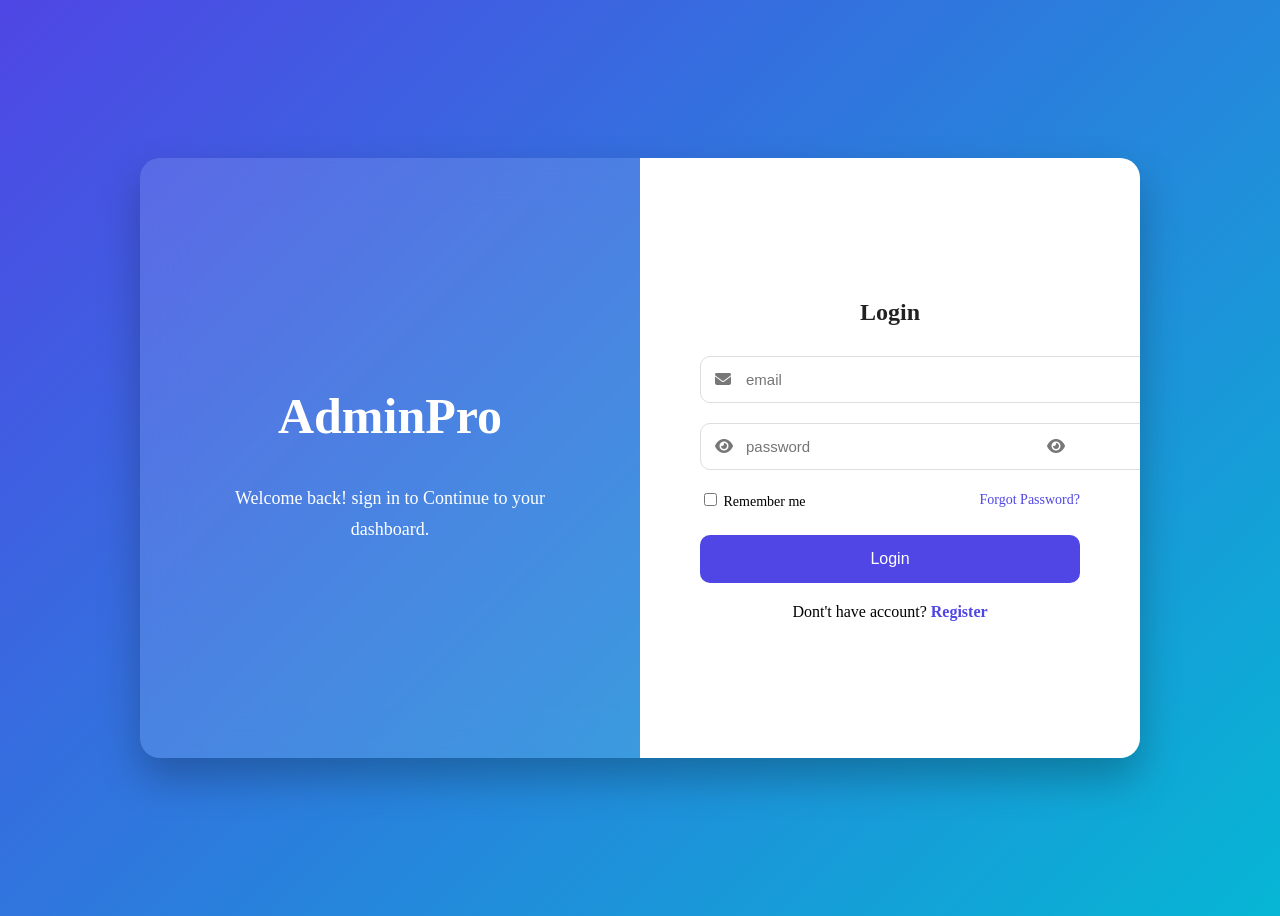
<file: login.html>
<!DOCTYPE html>
<html lang="en">
<head>
    <meta charset="UTF-8">
    <meta name="viewport" content="width=device-width, initial-scale=1.0">
    <title>Admin Login</title>
    <link rel="stylesheet" href="login.css">
    <link rel="stylesheet" href="https://cdnjs.cloudflare.com/ajax/libs/font-awesome/6.6.0/css/all.min.css">
</head>
<body>
    <div class="container">
        <div class="left">
<h1>AdminPro</h1>
<p>
    Welcome back! sign in to Continue to your dashboard.
</p>
        </div>
        <div class="right">
            <form action="" id="loginForm">
                <h2>Login</h2>
                <div class="input-box">
                    <i class="fas fa-envelope"></i>
                    <input type="email" placeholder="email" required>
                </div>
                <div class="input-box">
                    <i class="fas fa-eye"></i>
                    <input type="password" placeholder="password" required>
                    <i class="fas fa-eye" id="togglePassword"></i>
                </div>
                <div class="options">
                    <label for="">
                        <input type="checkbox">
                        Remember me
                    </label>
                    <a href="#"> Forgot Password?</a>
                </div>
                <button type="submit">Login</button>
                <p>                Dont't have account?
                <a href="register.html">Register</a>
                </p>

            </form>
        </div>
    </div>
    <script src="login.js"></script>
</body>
</html>
</file>
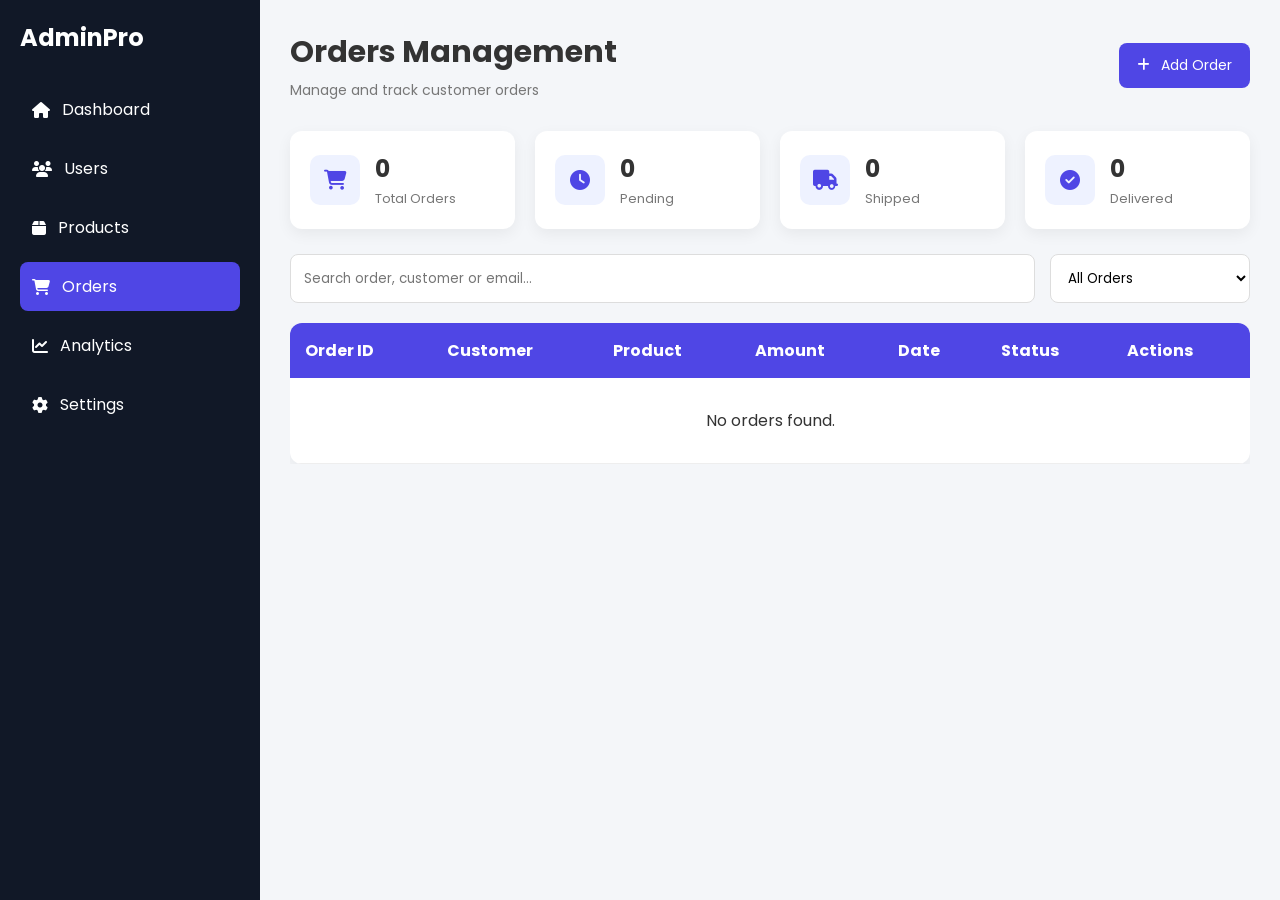
<file: order.html>
<!DOCTYPE html>
<html lang="en">
<head>
    <meta charset="UTF-8">
    <meta name="viewport" content="width=device-width, initial-scale=1.0">

    <title>Orders Management</title>

    <link rel="stylesheet" href="order.css">

    <link rel="stylesheet"
        href="https://cdnjs.cloudflare.com/ajax/libs/font-awesome/6.6.0/css/all.min.css">
</head>

<body>

<div class="container">

    <!-- =========================
         Sidebar
    ========================== -->

    <aside class="sidebar">

        <h2>AdminPro</h2>

        <ul>

            <li>
                <a href="index.html">
                    <i class="fas fa-home"></i>
                    Dashboard
                </a>
            </li>

            <li>
                <a href="user.html">
                    <i class="fas fa-users"></i>
                    Users
                </a>
            </li>

            <li>
                <a href="product.html">
                    <i class="fas fa-box"></i>
                    Products
                </a>
            </li>

            <li class="active">
                <a href="order.html">
                    <i class="fas fa-shopping-cart"></i>
                    Orders
                </a>
            </li>

            <li>
                <a href="analytic.html">
                    <i class="fas fa-chart-line"></i>
                    Analytics
                </a>
            </li>

            <li>
                <a href="settings.html">
                    <i class="fas fa-cog"></i>
                    Settings
                </a>
            </li>

        </ul>

    </aside>


    <!-- =========================
         Main Content
    ========================== -->

    <main class="main">

        <header>

            <div>
                <h1>Orders Management</h1>

                <p>
                    Manage and track customer orders
                </p>
            </div>

            <button id="addOrder">

                <i class="fas fa-plus"></i>

                Add Order

            </button>

        </header>


        <!-- =========================
             Statistics
        ========================== -->

        <section class="stats">

            <div class="stat-card">

                <div class="stat-icon">
                    <i class="fas fa-shopping-cart"></i>
                </div>

                <div>
                    <h3 id="totalOrders">0</h3>
                    <p>Total Orders</p>
                </div>

            </div>


            <div class="stat-card">

                <div class="stat-icon">
                    <i class="fas fa-clock"></i>
                </div>

                <div>
                    <h3 id="pendingOrders">0</h3>
                    <p>Pending</p>
                </div>

            </div>


            <div class="stat-card">

                <div class="stat-icon">
                    <i class="fas fa-truck"></i>
                </div>

                <div>
                    <h3 id="shippedOrders">0</h3>
                    <p>Shipped</p>
                </div>

            </div>


            <div class="stat-card">

                <div class="stat-icon">
                    <i class="fas fa-check-circle"></i>
                </div>

                <div>
                    <h3 id="deliveredOrders">0</h3>
                    <p>Delivered</p>
                </div>

            </div>

        </section>


        <!-- =========================
             Search & Filter
        ========================== -->

        <section class="tools">

            <input
                type="text"
                id="search"
                placeholder="Search order, customer or email...">


            <select id="statusFilter">

                <option value="all">
                    All Orders
                </option>

                <option value="Pending">
                    Pending
                </option>

                <option value="Processing">
                    Processing
                </option>

                <option value="Shipped">
                    Shipped
                </option>

                <option value="Delivered">
                    Delivered
                </option>

                <option value="Cancelled">
                    Cancelled
                </option>

            </select>

        </section>


        <!-- =========================
             Orders Table
        ========================== -->

        <div class="table-container">

            <table>

                <thead>

                    <tr>

                        <th>Order ID</th>

                        <th>Customer</th>

                        <th>Product</th>

                        <th>Amount</th>

                        <th>Date</th>

                        <th>Status</th>

                        <th>Actions</th>

                    </tr>

                </thead>

                <tbody id="orderTable">

                    <!-- Orders will be inserted here -->

                </tbody>

            </table>

        </div>

    </main>

</div>


<!-- =========================
     Add Order Modal
========================== -->

<div class="modal" id="modal">

    <div class="modal-content">

        <div class="modal-header">

            <h2>Add Order</h2>

            <button id="closeModal">
                &times;
            </button>

        </div>


        <form id="orderForm">

            <label>
                Customer Name
            </label>

            <input
                type="text"
                id="customerName"
                placeholder="Customer name"
                required>


            <label>
                Customer Email
            </label>

            <input
                type="email"
                id="customerEmail"
                placeholder="Customer email"
                required>


            <label>
                Product
            </label>

            <input
                type="text"
                id="orderProduct"
                placeholder="Product name"
                required>


            <label>
                Amount
            </label>

            <input
                type="number"
                id="orderAmount"
                placeholder="Order amount"
                min="0"
                required>


            <label>
                Order Status
            </label>

            <select id="orderStatus">

                <option value="Pending">
                    Pending
                </option>

                <option value="Processing">
                    Processing
                </option>

                <option value="Shipped">
                    Shipped
                </option>

                <option value="Delivered">
                    Delivered
                </option>

                <option value="Cancelled">
                    Cancelled
                </option>

            </select>


            <button type="submit">

                Save Order

            </button>

        </form>

    </div>

</div>


<script src="order.js"></script>

</body>
</html>
</file>
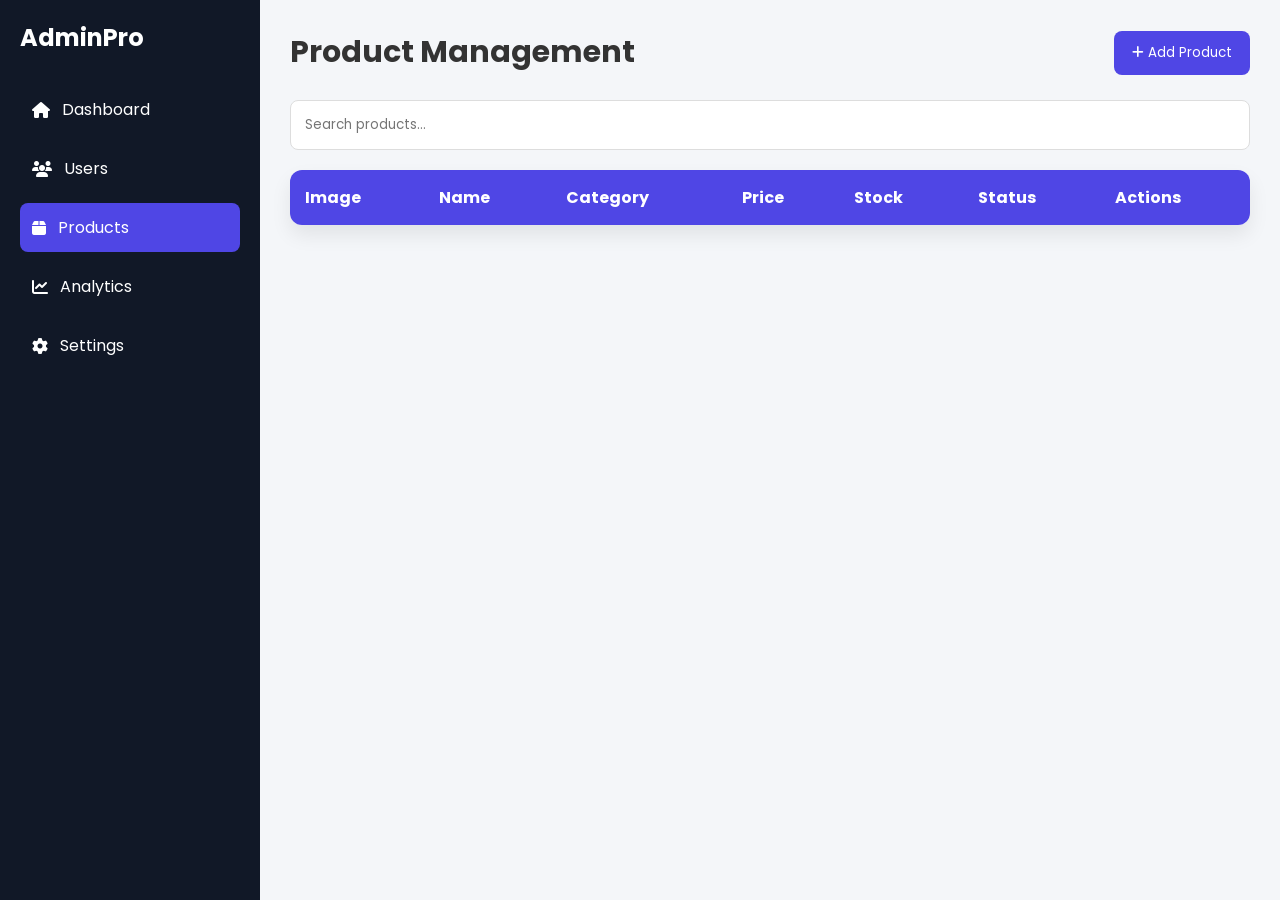
<file: product.html>
<!DOCTYPE html>
<html lang="en">
<head>
    <meta charset="UTF-8">
    <meta name="viewport" content="width=device-width, initial-scale=1.0">
    <title>Product Management</title>

    <link rel="stylesheet" href="product.css">

    <link rel="stylesheet"
    href="https://cdnjs.cloudflare.com/ajax/libs/font-awesome/6.6.0/css/all.min.css">
</head>
<body>

<div class="container">

    <!-- Sidebar -->
    <aside class="sidebar">

        <h2>AdminPro</h2>

        <ul>

            <li>
                <a href="index.html">
                    <i class="fas fa-home"></i>
                    Dashboard
                </a>
            </li>

            <li>
                <a href="user.html">
                    <i class="fas fa-users"></i>
                    Users
                </a>
            </li>

            <li class="active">
                <a href="product.html">
                    <i class="fas fa-box"></i>
                    Products
                </a>
            </li>

            <li>
                <a href="analytic.html">
                    <i class="fas fa-chart-line"></i>
                    Analytics
                </a>
            </li>

            <li>
                <a href="settings.html">
                    <i class="fas fa-gear"></i>
                    Settings
                </a>
            </li>

        </ul>

    </aside>

    <!-- Main Content -->

    <main class="main">

        <header>

            <h1>Product Management</h1>

            <button id="addProduct">
                <i class="fas fa-plus"></i>
                Add Product
            </button>

        </header>

        <div class="search-box">

            <input
                type="text"
                id="search"
                placeholder="Search products...">

        </div>

        <table>

            <thead>

                <tr>

                    <th>Image</th>

                    <th>Name</th>

                    <th>Category</th>

                    <th>Price</th>

                    <th>Stock</th>

                    <th>Status</th>

                    <th>Actions</th>

                </tr>

            </thead>

            <tbody id="productTable">

            </tbody>

        </table>

    </main>

</div>

<!-- Product Modal -->

<div class="modal" id="modal">

    <div class="modal-content">

        <h2>Add Product</h2>

        <form id="productForm">

            <input
                type="text"
                id="productName"
                placeholder="Product Name"
                required>

            <input
                type="text"
                id="category"
                placeholder="Category"
                required>

            <input
                type="number"
                id="price"
                placeholder="Price"
                required>

            <input
                type="number"
                id="stock"
                placeholder="Stock Quantity"
                required>

            <input
                type="url"
                id="image"
                placeholder="Image URL">

            <button type="submit">

                Save Product

            </button>

        </form>

    </div>

</div>

<script src="product.js"></script>

</body>
</html>
</file>
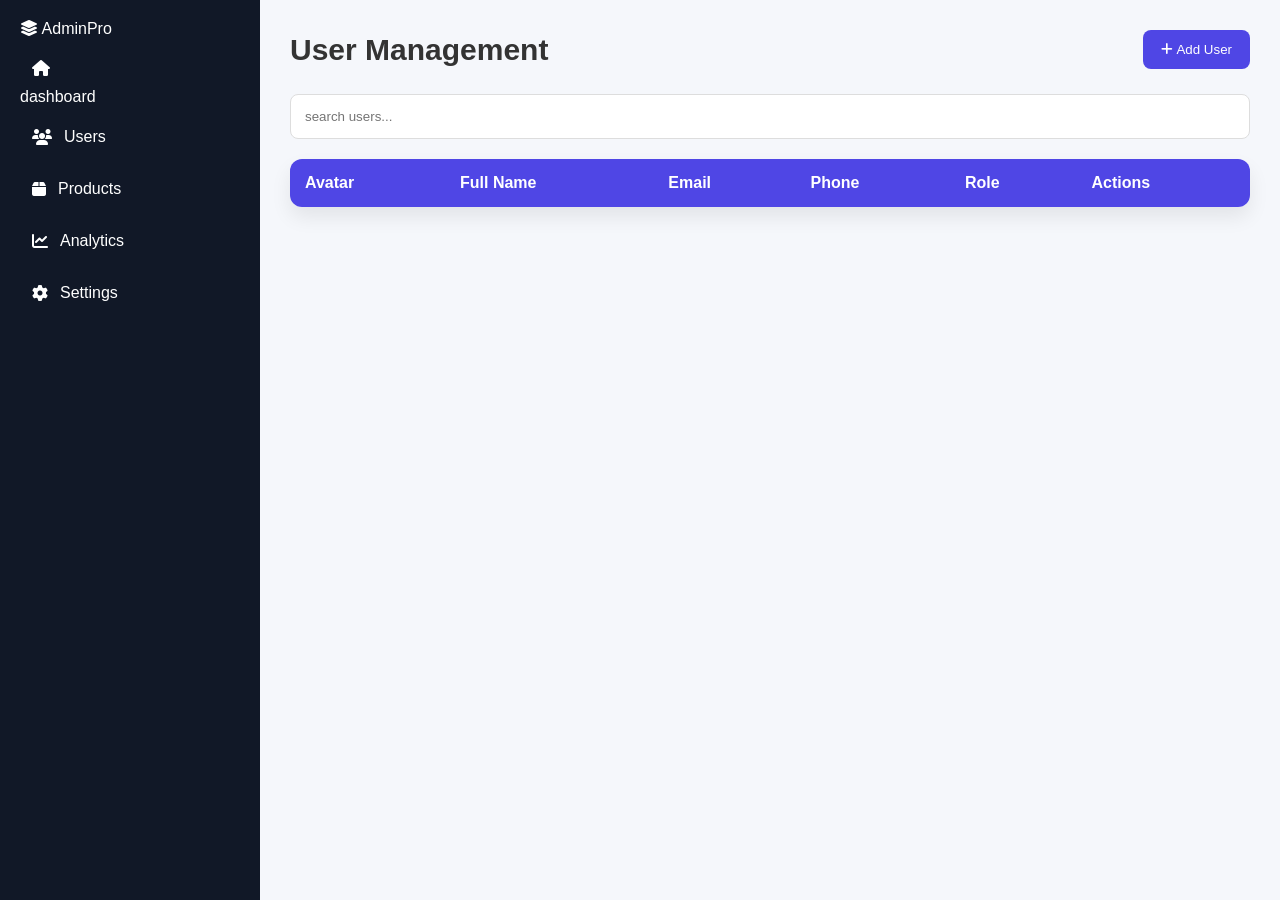
<file: user.html>
<!DOCTYPE html>
<html lang="en">
<head>
    <meta charset="UTF-8">
    <meta name="viewport" content="width=device-width, initial-scale=1.0">
    <title>User Management</title>
    <link rel="stylesheet" href="user.css">
    <link rel="stylesheet" href="https://cdnjs.cloudflare.com/ajax/libs/font-awesome/6.6.0/css/all.min.css">

</head>
<body>
    <div class="container">
    <!--sidebar-->
    <aside class="sidebar" id="sidebar">
        <div class="logo">
            <i class="fas fa-layer-group"></i>
            <span>AdminPro</span>
        </div>
        <ul>
            <li>
                <a href="index.html">
                    <i class="fas fa-home"></i>
                </a>
                dashboard
            </li>
             <li>
                <a href="">
                    <i class="fas fa-users"></i>
                    Users
                </a>
            </li>
             <li>
                <a href="product.html">
                    <i class="fas fa-box"></i>
                    Products
                </a>
            </li>
             <li>
                <a href="analytic.html">
                    <i class="fas fa-chart-line"></i>
                    Analytics
                </a>
            </li>
            <li>
                <a href="settings.html">
                    <i class="fas fa-gear"></i>
                    Settings
                </a>
            </li>
             </ul>

    </aside>
    <!---main-->
    <main class="main">
        <header>
            <h1>User Management</h1>
            <button id="addUser">
                <i class="fas fa-plus"></i>
                Add User
            </button>
        </header>
        <!--search-->
        <div class="search-box">
            <input type="text" id="search" placeholder="search users...">
        </div>
        <!--Table-->
        <table>
            <thead>
                <tr>
                    <th>Avatar</th>
                    <th>Full Name</th>
                    <th>Email</th>
                    <th>Phone</th>
                    <th>Role</th>
                    <th>Actions</th>
                </tr>
            </thead>
            <tbody id="userTable">

            </tbody>
        </table>
    </main>
</div>
<!-- modal-->
 <div class="modal" id="modal">
    <div class="modal-content">
        <h2>Add User</h2>
        <form action="" id="userForm">
            <input type="text" id="fullName" placeholder="Full Name" required>
            <input type="email" id="email" placeholder="Email" required>
            <input type="tel" placeholder="Phone Number" id="phone">
            <select  id="role">
                <option value="">User</option>
                <option value="">Admin</option>
                <option value="">Manager</option>
            </select>
            <button type="submit">
                Save User
            </button>
        </form>
    </div>
 </div>
 <script src="user.js"></script>
</body>
</html>
</file>
<file: login.css>
<<<<<<< HEAD
/* google font*/
@import url('https://fonts.googleapis.com/css2?family=poppins:wght@300;400;500;600;700&display=swap');

/* reset*/
*{
    margin: 0;
    padding: 0;
    box-sizing: border-box;
    font-family: sans-serif;
}
body{
    min-height: 100vh;
    display: flex;
    justify-content: center;
    align-items: center;
    background: linear-gradient(135deg,#4f46e5,#06b6d4);
}
/*  container  */
.container{
    width: 1000px;
    max-width: 95%;
    min-height: 600px;
    display: grid;
    grid-template-columns: 1fr 1fr;
    background: rgba(255,255,255,.12);
    backdrop-filter: blur(20px);
    border-radius: 20px;
    overflow: hidden;
    box-shadow: 0 20px 40px rgb(0,0,0,.25);
}
/* left panel */
.left{
    display: flex;
    flex-direction: column;
    justify-content: center;
    align-items: center;
    color: #fff;
    padding: 40px;
    text-align: center;
}
.left h1{
    font-size: 50px;
    margin-bottom: 20px;
}
.left p{
    font-size: 18px;
    line-height: 1.7;
    max-width: 350px;
}
/* right panel */
.right{
    background: #fff;
    display: flex;
    justify-content: center;
    align-items: center;
    padding: 40px;
}
form{
    width: 100%;
    max-width: 380px;
}
form h2{
    text-align: center;
    margin-bottom: 30px;
    color: #222;

}
/* input fields */
.input-box{
    position: relative;
    margin-bottom: 20px;
}
.input-box input{
    width: 100%;
    padding: 14px 45px;
    border: 1px solid #ddd;
    border-radius: 10px;
    outline: none;
    font-size: 15px;
    transition: .3s;
}
.input-box input:focus{
    border-color: #4f46e5;
}
.input-box i:first-child{
    position: absolute;
    left: 15px;
    top: 50%;
    transform: translateY(-50%);
    color: #777;
}
#togglePassword{
    position: absolute;
    right: 15px;
    top: 50%;
    transform: translateY(-50%);
    cursor: pointer;
    color: #777;
}
/* options */
.options{
    display: flex;
    justify-content: space-between;
    align-items: center;
    margin-bottom: 25px;
    font-size: 14px;
}
.options a{
    text-decoration: none;
    color: #4f46e5;
}
/*  button */
button{
    width: 100%;
    padding: 15px;
    border: none;
    border-radius: 10px;
    background: #4f46e5;
    color: #fff;
    font-size: 16px;
    cursor: pointer;
    transition: .3s;
}
button:hover{
    background: #3730a3;
}
/* register link */
form p{
    text-align: center;
    margin-top: 20px;
}
form p a{
    text-decoration: none;
    color: #4f46e5;
    font-weight: 600;
}
/*  responsive */
@media (max-width:768px) {
.container{
    grid-template-columns: 1fr;
}
.left{
    display: none;
}
.right{
    padding: 30px;
}    
=======
/* google font*/
@import url('https://fonts.googleapis.com/css2?family=poppins:wght@300;400;500;600;700&display=swap');

/* reset*/
*{
    margin: 0;
    padding: 0;
    box-sizing: border-box;
    font-family: sans-serif;
}
body{
    min-height: 100vh;
    display: flex;
    justify-content: center;
    align-items: center;
    background: linear-gradient(135deg,#4f46e5,#06b6d4);
}
/*  container  */
.container{
    width: 1000px;
    max-width: 95%;
    min-height: 600px;
    display: grid;
    grid-template-columns: 1fr 1fr;
    background: rgba(255,255,255,.12);
    backdrop-filter: blur(20px);
    border-radius: 20px;
    overflow: hidden;
    box-shadow: 0 20px 40px rgb(0,0,0,.25);
}
/* left panel */
.left{
    display: flex;
    flex-direction: column;
    justify-content: center;
    align-items: center;
    color: #fff;
    padding: 40px;
    text-align: center;
}
.left h1{
    font-size: 50px;
    margin-bottom: 20px;
}
.left p{
    font-size: 18px;
    line-height: 1.7;
    max-width: 350px;
}
/* right panel */
.right{
    background: #fff;
    display: flex;
    justify-content: center;
    align-items: center;
    padding: 40px;
}
form{
    width: 100%;
    max-width: 380px;
}
form h2{
    text-align: center;
    margin-bottom: 30px;
    color: #222;

}
/* input fields */
.input-box{
    position: relative;
    margin-bottom: 20px;
}
.input-box input{
    width: 100%;
    padding: 14px 45px;
    border: 1px solid #ddd;
    border-radius: 10px;
    outline: none;
    font-size: 15px;
    transition: .3s;
}
.input-box input:focus{
    border-color: #4f46e5;
}
.input-box i:first-child{
    position: absolute;
    left: 15px;
    top: 50%;
    transform: translateY(-50%);
    color: #777;
}
#togglePassword{
    position: absolute;
    right: 15px;
    top: 50%;
    transform: translateY(-50%);
    cursor: pointer;
    color: #777;
}
/* options */
.options{
    display: flex;
    justify-content: space-between;
    align-items: center;
    margin-bottom: 25px;
    font-size: 14px;
}
.options a{
    text-decoration: none;
    color: #4f46e5;
}
/*  button */
button{
    width: 100%;
    padding: 15px;
    border: none;
    border-radius: 10px;
    background: #4f46e5;
    color: #fff;
    font-size: 16px;
    cursor: pointer;
    transition: .3s;
}
button:hover{
    background: #3730a3;
}
/* register link */
form p{
    text-align: center;
    margin-top: 20px;
}
form p a{
    text-decoration: none;
    color: #4f46e5;
    font-weight: 600;
}
/*  responsive */
@media (max-width:768px) {
.container{
    grid-template-columns: 1fr;
}
.left{
    display: none;
}
.right{
    padding: 30px;
}    
>>>>>>> 6ce32732e718d4779315b941dc925a9e9ca5108c
}
</file>
<file: order.css>
/* ==========================
   Google Font
========================== */

@import url('https://fonts.googleapis.com/css2?family=Poppins:wght@300;400;500;600;700&display=swap');


/* ==========================
   Reset
========================== */

*{
    margin:0;
    padding:0;
    box-sizing:border-box;
    font-family:'Poppins',sans-serif;
}


body{
    background:#f4f6f9;
    color:#333;
}


/* ==========================
   Layout
========================== */

.container{
    display:flex;
    min-height:100vh;
}


/* ==========================
   Sidebar
========================== */

.sidebar{
    width:260px;
    background:#111827;
    color:#fff;
    padding:20px;
    flex-shrink:0;
}

.sidebar h2{
    margin-bottom:30px;
}

.sidebar ul{
    list-style:none;
}

.sidebar li{
    margin-bottom:10px;
}

.sidebar a{
    display:flex;
    align-items:center;
    gap:12px;
    padding:12px;
    color:#fff;
    text-decoration:none;
    border-radius:8px;
    transition:.3s;
}

.sidebar a:hover,
.sidebar .active a{
    background:#4f46e5;
}


/* ==========================
   Main
========================== */

.main{
    flex:1;
    padding:30px;
    overflow-x:hidden;
}


/* ==========================
   Header
========================== */

header{
    display:flex;
    justify-content:space-between;
    align-items:center;
    margin-bottom:30px;
}

header h1{
    font-size:30px;
    margin-bottom:5px;
}

header p{
    color:#777;
    font-size:14px;
}

header button{
    border:none;
    background:#4f46e5;
    color:#fff;
    padding:12px 18px;
    border-radius:8px;
    cursor:pointer;
    font-size:14px;
    transition:.3s;
}

header button:hover{
    background:#3730a3;
}

header button i{
    margin-right:7px;
}


/* ==========================
   Statistics
========================== */

.stats{
    display:grid;
    grid-template-columns:
    repeat(4,1fr);

    gap:20px;
    margin-bottom:25px;
}

.stat-card{
    background:#fff;
    padding:20px;
    border-radius:12px;

    display:flex;
    align-items:center;
    gap:15px;

    box-shadow:
    0 5px 15px rgba(0,0,0,.06);

    transition:.3s;
}

.stat-card:hover{
    transform:translateY(-4px);
}

.stat-icon{
    width:50px;
    height:50px;

    display:flex;
    align-items:center;
    justify-content:center;

    border-radius:10px;

    background:#eef2ff;
    color:#4f46e5;

    font-size:20px;
}

.stat-card h3{
    font-size:24px;
    margin-bottom:3px;
}

.stat-card p{
    color:#777;
    font-size:13px;
}


/* ==========================
   Search & Filter
========================== */

.tools{
    display:flex;
    gap:15px;
    margin-bottom:20px;
}

.tools input,
.tools select{
    padding:13px;

    border:1px solid #ddd;

    border-radius:8px;

    outline:none;

    background:#fff;
}

.tools input{
    flex:1;
}

.tools select{
    width:200px;
}

.tools input:focus,
.tools select:focus{
    border-color:#4f46e5;
}


/* ==========================
   Table
========================== */

.table-container{
    width:100%;
    overflow-x:auto;
}

table{
    width:100%;
    min-width:900px;

    border-collapse:collapse;

    background:#fff;

    border-radius:12px;

    overflow:hidden;

    box-shadow:
    0 8px 20px rgba(0,0,0,.06);
}

thead{
    background:#4f46e5;
    color:#fff;
}

th,
td{
    padding:15px;
    text-align:left;
    white-space:nowrap;
}

tbody tr{
    border-bottom:1px solid #eee;
    transition:.2s;
}

tbody tr:hover{
    background:#f8fafc;
}


/* ==========================
   Order ID
========================== */

.order-id{
    font-weight:600;
    color:#4f46e5;
}


/* ==========================
   Status
========================== */

.status{
    display:inline-block;

    padding:6px 12px;

    border-radius:20px;

    font-size:12px;

    font-weight:500;
}


/* Pending */

.pending{
    background:#fef3c7;
    color:#92400e;
}


/* Processing */

.processing{
    background:#dbeafe;
    color:#1e40af;
}


/* Shipped */

.shipped{
    background:#e0e7ff;
    color:#3730a3;
}


/* Delivered */

.delivered{
    background:#dcfce7;
    color:#166534;
}


/* Cancelled */

.cancelled{
    background:#fee2e2;
    color:#991b1b;
}


/* ==========================
   Action Buttons
========================== */

.edit-btn,
.delete-btn{

    border:none;

    padding:7px 10px;

    border-radius:6px;

    color:#fff;

    cursor:pointer;

    margin-right:5px;

    font-size:12px;
}

.edit-btn{
    background:#3b82f6;
}

.delete-btn{
    background:#ef4444;
}

.edit-btn:hover{
    background:#2563eb;
}

.delete-btn:hover{
    background:#dc2626;
}


/* ==========================
   Modal
========================== */

.modal{
    position:fixed;

    inset:0;

    background:rgba(0,0,0,.55);

    display:none;

    align-items:center;

    justify-content:center;

    padding:20px;

    z-index:1000;
}

.modal.active{
    display:flex;
}


/* ==========================
   Modal Content
========================== */

.modal-content{
    width:450px;
    max-width:100%;

    background:#fff;

    padding:25px;

    border-radius:15px;

    box-shadow:
    0 20px 50px rgba(0,0,0,.2);

    animation:popup .3s ease;
}


/* ==========================
   Modal Header
========================== */

.modal-header{
    display:flex;

    align-items:center;

    justify-content:space-between;

    margin-bottom:20px;
}

.modal-header h2{
    font-size:22px;
}

.modal-header button{
    border:none;

    background:none;

    font-size:28px;

    cursor:pointer;

    color:#777;
}

.modal-header button:hover{
    color:#111;
}


/* ==========================
   Form
========================== */

#orderForm label{
    display:block;

    margin-bottom:6px;

    font-size:13px;

    font-weight:500;
}

#orderForm input,
#orderForm select{

    width:100%;

    padding:12px;

    border:1px solid #ddd;

    border-radius:8px;

    outline:none;

    margin-bottom:16px;

    font-size:14px;
}

#orderForm input:focus,
#orderForm select:focus{
    border-color:#4f46e5;
}


/* ==========================
   Save Button
========================== */

#orderForm button{

    width:100%;

    padding:13px;

    border:none;

    border-radius:8px;

    background:#4f46e5;

    color:#fff;

    font-size:15px;

    cursor:pointer;

    transition:.3s;
}

#orderForm button:hover{
    background:#3730a3;
}


/* ==========================
   Animation
========================== */

@keyframes popup{

    from{
        opacity:0;
        transform:scale(.85);
    }

    to{
        opacity:1;
        transform:scale(1);
    }

}


/* ==========================
   Responsive
========================== */

@media(max-width:1100px){

    .stats{
        grid-template-columns:
        repeat(2,1fr);
    }

}


@media(max-width:900px){

    .container{
        flex-direction:column;
    }

    .sidebar{
        width:100%;
        min-height:auto;
    }

    .main{
        padding:20px;
    }

}


@media(max-width:600px){

    header{
        flex-direction:column;

        align-items:flex-start;

        gap:15px;
    }

    header button{
        width:100%;
    }

    .stats{
        grid-template-columns:1fr;
    }

    .tools{
        flex-direction:column;
    }

    .tools select{
        width:100%;
    }

}
</file>
<file: product.css>
/* ==========================
   Google Font
========================== */
@import url('https://fonts.googleapis.com/css2?family=Poppins:wght@300;400;500;600;700&display=swap');

/* ==========================
   Reset
========================== */

*{
    margin:0;
    padding:0;
    box-sizing:border-box;
    font-family:'Poppins',sans-serif;
}

body{
    background:#f4f6f9;
    color:#333;
}

/* ==========================
   Layout
========================== */

.container{
    display:flex;
    min-height:100vh;
}

/* ==========================
   Sidebar
========================== */

.sidebar{
    width:260px;
    background:#111827;
    color:#fff;
    padding:20px;
}

.sidebar h2{
    margin-bottom:30px;
}

.sidebar ul{
    list-style:none;
}

.sidebar li{
    margin-bottom:10px;
}

.sidebar a{
    display:flex;
    align-items:center;
    gap:12px;
    color:#fff;
    text-decoration:none;
    padding:12px;
    border-radius:8px;
    transition:.3s;
}

.sidebar a:hover,
.sidebar .active a{
    background:#4f46e5;
}

/* ==========================
   Main
========================== */

.main{
    flex:1;
    padding:30px;
}

/* ==========================
   Header
========================== */

header{
    display:flex;
    justify-content:space-between;
    align-items:center;
    margin-bottom:25px;
}

header h1{
    font-size:30px;
}

header button{
    padding:12px 18px;
    border:none;
    border-radius:8px;
    background:#4f46e5;
    color:#fff;
    cursor:pointer;
    transition:.3s;
}

header button:hover{
    background:#3730a3;
}

/* ==========================
   Search
========================== */

.search-box{
    margin-bottom:20px;
}

.search-box input{
    width:100%;
    padding:14px;
    border:1px solid #ddd;
    border-radius:8px;
    outline:none;
}

.search-box input:focus{
    border-color:#4f46e5;
}

/* ==========================
   Table
========================== */

table{
    width:100%;
    border-collapse:collapse;
    background:#fff;
    border-radius:12px;
    overflow:hidden;
    box-shadow:0 10px 20px rgba(0,0,0,.08);
}

thead{
    background:#4f46e5;
    color:#fff;
}

th,
td{
    padding:15px;
    text-align:left;
}

tbody tr{
    border-bottom:1px solid #eee;
}

tbody tr:hover{
    background:#f8fafc;
}

/* ==========================
   Product Image
========================== */

.product-image{
    width:60px;
    height:60px;
    border-radius:10px;
    object-fit:cover;
}

/* ==========================
   Stock Status
========================== */

.status{
    padding:6px 12px;
    border-radius:20px;
    color:#fff;
    font-size:13px;
    font-weight:500;
}

.in-stock{
    background:#22c55e;
}

.low-stock{
    background:#f59e0b;
}

.out-stock{
    background:#ef4444;
}

/* ==========================
   Action Buttons
========================== */

.edit-btn,
.delete-btn{

    padding:8px 12px;
    border:none;
    border-radius:6px;
    color:#fff;
    cursor:pointer;
    margin-right:5px;
}

.edit-btn{
    background:#3b82f6;
}

.delete-btn{
    background:#ef4444;
}

/* ==========================
   Modal
========================== */

.modal{
    position:fixed;
    inset:0;
    background:rgba(0,0,0,.5);
    display:none;
    justify-content:center;
    align-items:center;
}

.modal.active{
    display:flex;
}

.modal-content{
    background:#fff;
    width:450px;
    max-width:95%;
    padding:25px;
    border-radius:12px;
    animation:popup .3s ease;
}

.modal-content h2{
    margin-bottom:20px;
}

.modal-content input{
    width:100%;
    padding:12px;
    margin-bottom:15px;
    border:1px solid #ddd;
    border-radius:8px;
}

.modal-content button{
    width:100%;
    padding:14px;
    border:none;
    border-radius:8px;
    background:#4f46e5;
    color:#fff;
    cursor:pointer;
}

.modal-content button:hover{
    background:#3730a3;
}

/* ==========================
   Animation
========================== */

@keyframes popup{

    from{
        opacity:0;
        transform:scale(.8);
    }

    to{
        opacity:1;
        transform:scale(1);
    }

}

/* ==========================
   Responsive
========================== */

@media(max-width:900px){

    .container{
        flex-direction:column;
    }

    .sidebar{
        width:100%;
    }

    table{
        display:block;
        overflow-x:auto;
    }

}

@media(max-width:600px){

    header{
        flex-direction:column;
        gap:15px;
        align-items:flex-start;
    }

    header button{
        width:100%;
    }

}
</file>
<file: user.css>
/*google font
*/
@import url('https://fonts.googleapis.com/css2?family=poppins:wght@300;400;500;600;700&display=swap');
*{
    margin: 0;
    padding: 0;
    box-sizing: border-box;
    font-family: sans-serif;
}
html{
    scroll-behavior: smooth;
}
body{
    background: #f5f7fb;
    color: #333;
}
.container{
    display: flex;
}
/* sidebar*/
.sidebar{
    width: 260px;
    min-height: 100vh;
    background: #111827;
    color: #fff;
    padding: 20px;
}
.sidebar h2{
    margin-bottom: 30px;
}
.sidebar ul{
    list-style: none;
}
.sidebar li{
    margin: 10px 0;
}
.sidebar a{
    display: flex;
    align-items: center;
    gap: 12px;
    color: #fff;
    text-decoration: none;
    padding: 12px;
    border-radius: 8px;
    transition: .3s;
}
.sidebar a:hover,
.sidebar .active a{
    background: #4f46e5;
}
/* main */
.main{
    flex: 1;
    padding: 30px;
}
/* header*/
header{
    display: flex;
    justify-content: space-between;
    align-items: center;
    margin-bottom: 25px;
}
header h1{
    font-size: 30px;
}
header button{
    padding: 12px 18px;
    border: none;
    background: #4f46e5;
    color: #fff;
    border-radius: 8px;
    cursor: pointer;
    transition: .3s;
}
header button:hover{
    background: #3730a3;
}
/* search */
.search-box{
    margin-bottom: 20px;
}
.search-box input{
    width: 100%;
    padding: 14px;
    border: 1px solid #ddd;
    border-radius: 8px;
    outline: none;
}
.search-box input:focus{
    border-color: #4f46e5;
}
/* table */
table{
    width: 100%;
    border-collapse: collapse;
    background: #fff;
    border-radius: 12px;
    overflow: hidden;
    box-shadow: 0 10px 20px rgba(0, 0, 0, .08);
}
thead{
    background: #4f46e5;
    color: #fff;
}
th,
td{
    padding: 15px;
    text-align: left;
}
tbody tr{
    border-bottom: 1px solid #eee;
}
tbody tr:hover{
    background: #f8fafc;
}
/* avatar */
.avatar{
    width: 45px;
    height: 45px;
    border-radius: 50%;
    object-fit: cover;
}
/*Action Button*/
.edit-btn,
.delete-btn{
    padding: 8px 12px;
    border: none;
    border-radius: 6px;
    cursor: pointer;
    columns: #fff;
    margin-right: 5px;
}
.edit-btn{
    background: #3b82f6;
}
.delete-btn{
    background: #ef4444;
}
/* modal*/
.modal{
    position: fixed;
    inset: 0;
    background: rgba(0, 0, 0, .5);
    display: none;
    justify-content: center;
    align-items: center;
}
.modal.active{
    display: flex;
}
.modal-content{
    background: #fff;
    width: 450px;
    max-width: 95%;
    padding: 25px;
    border-radius: 12px;
    animation: pop .3s ease;
}
.modal-content h2{
    margin-bottom: 20px;
}
.modal-content input,
.modal-content select{
    width: 100%;
    padding: 12px;
    margin-bottom: 15px;
    border: 1px solid #ddd;
    border-radius: 8px;
    outline: none;
}
.modal-content button{
    width: 100%;
    padding: 14px;
    border: none;
    border-radius: 8px;
    background: #4f46e5;
    color: #fff;
    cursor: pointer;
}
.modal-content button:hover{
    background: #3730a3;
}
/* animation*/
@keyframes pop {
    from{
        transform: scale(.8);
        opacity: 0;
    }
    to{
        transform: scale(1);
        opacity: 1;
    }
}
/* responsive */
@media (max-width:900px) {
    .container{
        flex-direction: column;
    }
    .sidebar{
        width: 100%;
        min-height: auto;
    }
    .main{
        padding: 20px;
    }
    table{
        display: block;
        overflow-x: auto;
    }
}
@media (max-width:600px) {
    header{
        flex-direction: column;
        gap: 15px;
        align-items: flex-start;
    }
    header button{
        width: 100%;
    }
}
</file>
